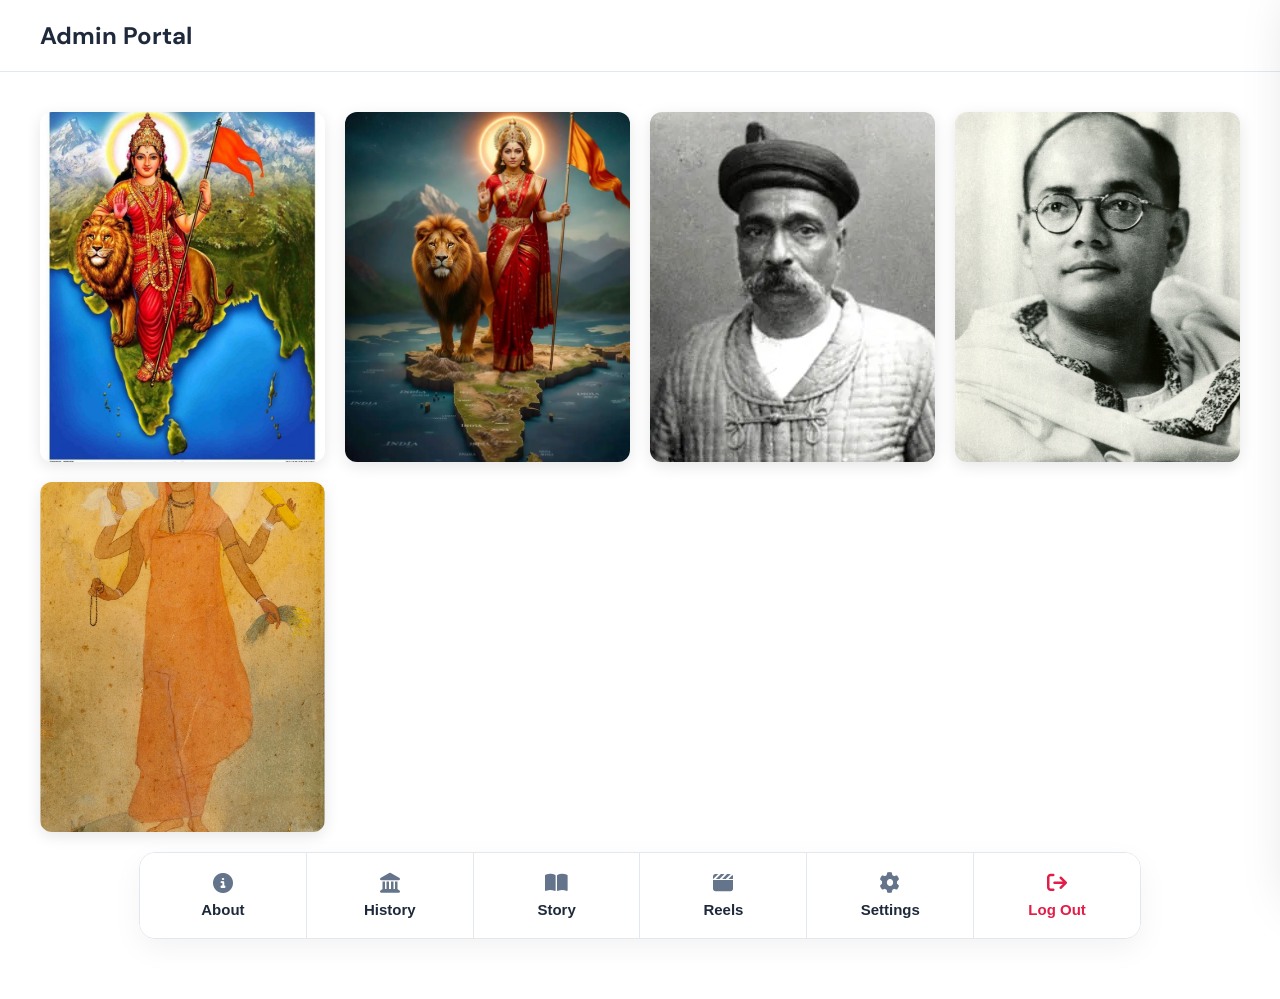
<file: templates/admin-dashboard.html>
﻿<!DOCTYPE html>
<html lang="en">
<head>
    <meta charset="UTF-8">
    <meta name="viewport" content="width=device-width, initial-scale=1.0">
    <title>Admin Dashboard</title>
    <link href="https://fonts.googleapis.com/css2?family=DM+Sans:wght@400;500;700&display=swap" rel="stylesheet">
    <link rel="stylesheet" href="https://cdnjs.cloudflare.com/ajax/libs/font-awesome/6.4.0/css/all.min.css">
    <style>
body {
            margin: 0;
            padding: 0;
            font-family: 'DM Sans', sans-serif;
            background-color: #cbd5e1;
            color: #1e293b;
            min-height: 100vh;
            overflow-x: hidden;
        }
        #app-wrapper {
            background-color: #ffffff;
            min-height: 100vh;
            display: flex;
            flex-direction: column;
            transition: transform 0.6s cubic-bezier(0.2, 0.8, 0.2, 1), border-radius 0.6s ease, opacity 0.6s ease;
            transform-origin: center left;
            position: relative;
            box-shadow: 0 0 50px rgba(0,0,0,0.1);
        }
        body.reels-active #app-wrapper {
            transform: scale(0.88) translateX(-2%);
            border-radius: 30px;
            pointer-events: none;
            opacity: 0.7;
        }
        
        #reels-panel {
            position: fixed;
            top: 0;
            right: -450px;
            width: 420px;
            height: 100vh;
            background: #ffffff;
            box-shadow: -15px 0 50px rgba(0,0,0,0.15);
            z-index: 2000;
            transition: right 0.6s cubic-bezier(0.2, 0.8, 0.2, 1);
            display: flex;
            flex-direction: column;
        }
        body.reels-active #reels-panel {
            right: 0;
        }
        .reels-header {
            padding: 24px 30px;
            border-bottom: 1px solid #e2e8f0;
            display: flex;
            justify-content: space-between;
            align-items: center;
        }
        .reels-header h3 {
            margin: 0;
            font-size: 22px;
        }
        .reels-header button {
            background: #f1f5f9;
            border: none;
            width: 40px; height: 40px;
            border-radius: 50%;
            font-size: 18px;
            cursor: pointer;
            color: #64748b;
            transition: background 0.2s;
        }
        .reels-header button:hover {
            background: #e2e8f0;
            color: #1e293b;
        }
        .reels-content {
            flex: 1;
            display: flex;
            flex-direction: column;
            align-items: center;
            justify-content: center;
            background: #f8fafc;
            color: #64748b;
            gap: 15px;
        }
        .reels-content i {
            font-size: 48px;
            color: #cbd5e1;
        }
        .header {
            padding: 20px 40px;
            border-bottom: 1px solid #e2e8f0;
        }
        .header h2 {
            margin: 0;
            font-size: 24px;
        }
        .gallery {
            display: grid;
            grid-template-columns: repeat(auto-fill, minmax(280px, 1fr));
            gap: 20px;
            padding: 40px 40px 20px 40px;
        }
        .gallery img {
            width: 100%;
            height: 350px;
            object-fit: cover;
            border-radius: 12px;
            box-shadow: 0 4px 15px rgba(0,0,0,0.1);
        }
        .action-bar-container {
            display: flex;
            justify-content: center;
            padding: 0 40px 60px;
        }
        .action-bar {
            display: flex;
            border: 1px solid #e2e8f0;
            border-radius: 16px;
            overflow: hidden;
            box-shadow: 0 10px 30px rgba(0,0,0,0.05);
            width: 100%;
            max-width: 1000px;
        }
        .action-bar button {
            flex: 1;
            padding: 20px 20px;
            border: none;
            background: #ffffff;
            border-right: 1px solid #e2e8f0;
            color: #1e293b;
            font-weight: 700;
            font-size: 15px;
            cursor: pointer;
            transition: all 0.2s;
            display: flex;
            flex-direction: column;
            align-items: center;
            justify-content: center;
            gap: 8px;
        }
        .action-bar button:last-child {
            border-right: none;
        }
        .action-bar button:hover {
            background: #f8fafc;
            transform: translateY(-2px);
        }
        .action-bar button.logout {
            color: #e11d48;
        }
        .action-bar i {
            font-size: 20px;
            color: #64748b;
        }
        .action-bar button:hover i {
            color: #1e293b;
        }
        .action-bar button.logout i {
            color: #e11d48;
        }

        
    </style>
</head>
<body>
    <div id="app-wrapper">
    <div class="header">
        <h2>Admin Portal</h2>
    </div>
    
    <div class="gallery">
        <img src="/static/images/bharatamata.jpg" alt="Bharata Mata">
        <img src="/static/images/bharatamata_lion.png" alt="Bharata Mata with Lion">
        <img src="/static/images/tilak.webp" alt="Tilak">
        <img src="/static/images/bose.jpg" alt="Bose">
        <img src="/static/images/tagore.jpg" alt="Tagore Bharata Mata">
    </div>

    <div class="action-bar-container">
        <div class="action-bar">
            <button onclick="alert('About section coming soon!')">
                <i class="fa-solid fa-circle-info"></i>
                About
            </button>
            <button onclick="alert('History section coming soon!')">
                <i class="fa-solid fa-landmark"></i>
                History
            </button>
            <button onclick="alert('Story section coming soon!')">
                <i class="fa-solid fa-book-open"></i>
                Story
            </button>
            <button onclick="toggleReels()">
                <i class="fa-solid fa-clapperboard"></i>
                Reels
            </button>
            <button onclick="alert('Settings coming soon!')">
                <i class="fa-solid fa-gear"></i>
                Settings
            </button>
            <button class="logout" onclick="window.location.href='/'">
                <i class="fa-solid fa-arrow-right-from-bracket"></i>
                Log Out
            </button>
        </div>
    </div>

    

    </div> <!-- end app-wrapper -->

    <!-- Reels Panel -->
    <div id="reels-panel">
        <div class="reels-header">
            <h3>Reels</h3>
            <button onclick="toggleReels()"><i class="fa-solid fa-xmark"></i></button>
        </div>
        <div class="reels-content">
            <i class="fa-solid fa-film"></i>
            <p>Reels Feed Coming Soon</p>
        </div>
    </div>
    <script>
function toggleReels() {
            document.body.classList.toggle('reels-active');
        }

        
    </script>
</body>
</html>
</file>
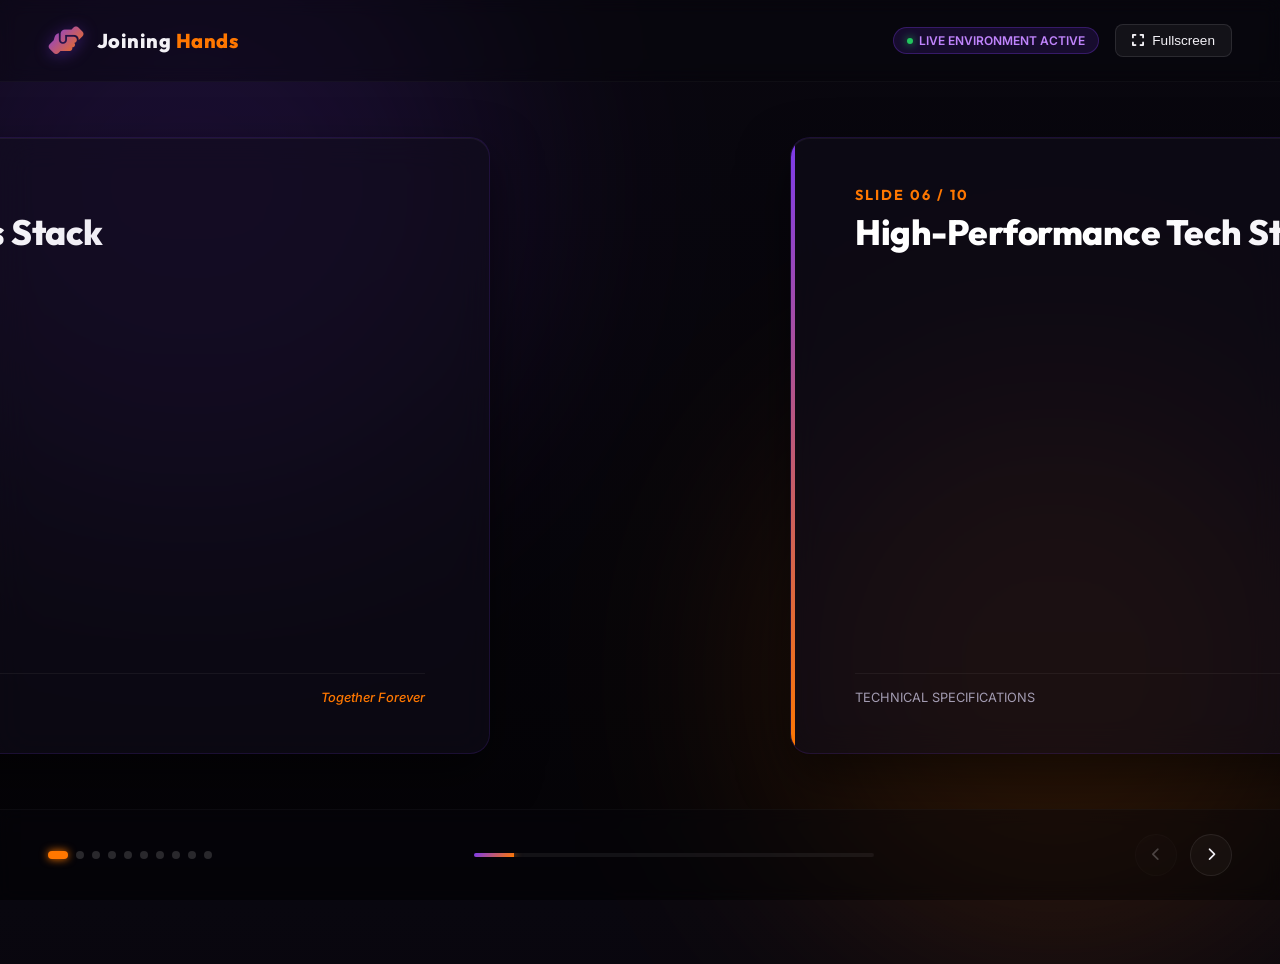
<file: templates/presentation.html>
<!DOCTYPE html>
<html lang="en">
<head>
    <meta charset="UTF-8">
    <meta name="viewport" content="width=device-width, initial-scale=1.0">
    <title>The Group of Joining Hands - Investor Presentation</title>
    <!-- Google Fonts -->
    <link rel="preconnect" href="https://fonts.googleapis.com">
    <link rel="preconnect" href="https://fonts.gstatic.com" crossorigin>
    <link href="https://fonts.googleapis.com/css2?family=Outfit:wght@300;400;500;600;700;800;900&family=Inter:wght@300;400;500;600;700&display=swap" rel="stylesheet">
    <!-- FontAwesome for Icons -->
    <link rel="stylesheet" href="https://cdnjs.cloudflare.com/ajax/libs/font-awesome/6.4.0/css/all.min.css">
    
    <style>
        /* Modern CSS Custom Properties & Design Tokens */
        :root {
            --bg-dark: #07050a;
            --bg-card: rgba(18, 14, 28, 0.55);
            --border-card: rgba(124, 58, 237, 0.15);
            --border-card-hover: rgba(255, 119, 0, 0.35);
            --text-main: #f3f1f6;
            --text-muted: #a39cb2;
            
            --purple-primary: #7c3aed;
            --purple-glow: rgba(124, 58, 237, 0.4);
            --kesari-primary: #ff7700;
            --kesari-glow: rgba(255, 119, 0, 0.4);
            
            --grad-accent: linear-gradient(135deg, var(--purple-primary) 0%, var(--kesari-primary) 100%);
            --grad-dark: linear-gradient(180deg, #09070f 0%, #040306 100%);
            
            --font-head: 'Outfit', sans-serif;
            --font-body: 'Inter', sans-serif;
        }

        * {
            box-sizing: border-box;
            margin: 0;
            padding: 0;
        }

        body {
            background-color: var(--bg-dark);
            background-image: var(--grad-dark);
            color: var(--text-main);
            font-family: var(--font-body);
            overflow: hidden;
            height: 100vh;
            width: 100vw;
            display: flex;
            flex-direction: column;
            justify-content: space-between;
            position: relative;
        }

        /* Ambient Glowing Blobs */
        .ambient-glow {
            position: absolute;
            border-radius: 50%;
            filter: blur(120px);
            z-index: 1;
            opacity: 0.15;
            pointer-events: none;
        }
        .glow-1 {
            width: 50vw;
            height: 50vw;
            background: var(--purple-primary);
            top: -10vw;
            left: -10vw;
        }
        .glow-2 {
            width: 45vw;
            height: 45vw;
            background: var(--kesari-primary);
            bottom: -5vw;
            right: -5vw;
        }

        /* Main Header Layout */
        header {
            display: flex;
            justify-content: space-between;
            align-items: center;
            padding: 1.5rem 3rem;
            z-index: 10;
            background: rgba(7, 5, 10, 0.4);
            backdrop-filter: blur(8px);
            border-bottom: 1px solid rgba(255, 255, 255, 0.03);
            width: 100%;
        }

        .logo-wrap {
            display: flex;
            align-items: center;
            gap: 0.8rem;
        }

        .logo-icon {
            font-size: 1.8rem;
            background: var(--grad-accent);
            -webkit-background-clip: text;
            -webkit-text-fill-color: transparent;
            filter: drop-shadow(0 2px 8px var(--purple-glow));
        }

        .logo-text {
            font-family: var(--font-head);
            font-weight: 800;
            font-size: 1.25rem;
            letter-spacing: 0.5px;
        }

        .logo-text span {
            color: var(--kesari-primary);
        }

        .header-actions {
            display: flex;
            align-items: center;
            gap: 1rem;
        }

        .badge-live {
            background: rgba(124, 58, 237, 0.15);
            border: 1px solid rgba(124, 58, 237, 0.3);
            color: #c084fc;
            padding: 0.3rem 0.8rem;
            border-radius: 20px;
            font-size: 0.75rem;
            font-weight: 600;
            display: flex;
            align-items: center;
            gap: 0.4rem;
        }

        .badge-live::before {
            content: '';
            display: inline-block;
            width: 6px;
            height: 6px;
            background-color: #22c55e;
            border-radius: 50%;
            box-shadow: 0 0 8px #22c55e;
            animation: pulse-dot 1.8s infinite;
        }

        @keyframes pulse-dot {
            0% { transform: scale(0.95); opacity: 0.5; }
            50% { transform: scale(1.3); opacity: 1; }
            100% { transform: scale(0.95); opacity: 0.5; }
        }

        .btn-action {
            background: rgba(255, 255, 255, 0.05);
            border: 1px solid rgba(255, 255, 255, 0.1);
            color: var(--text-main);
            padding: 0.5rem 1rem;
            border-radius: 8px;
            cursor: pointer;
            font-size: 0.85rem;
            transition: all 0.2s ease;
            display: flex;
            align-items: center;
            gap: 0.5rem;
        }

        .btn-action:hover {
            background: rgba(255, 255, 255, 0.1);
            border-color: rgba(255, 255, 255, 0.2);
        }

        /* Slide Deck Carousel Viewport */
        .presentation-viewport {
            flex-grow: 1;
            width: 100vw;
            overflow: hidden;
            display: flex;
            justify-content: center;
            align-items: center;
            z-index: 5;
            position: relative;
        }

        .slide-track {
            display: flex;
            width: 1000%; /* For 10 slides */
            height: 85%;
            transition: transform 0.7s cubic-bezier(0.2, 0.95, 0.3, 1);
        }

        /* Slide Container */
        .slide {
            width: 100vw;
            height: 100%;
            display: flex;
            justify-content: center;
            align-items: center;
            padding: 0 4rem;
        }

        /* Glassmorphic Slide Card */
        .slide-card {
            background: var(--bg-card);
            border: 1px solid var(--border-card);
            border-radius: 20px;
            width: 85%;
            max-width: 1100px;
            height: 100%;
            backdrop-filter: blur(16px);
            padding: 3rem 4rem;
            box-shadow: 0 20px 50px rgba(0, 0, 0, 0.5), inset 0 1px 0 rgba(255, 255, 255, 0.05);
            position: relative;
            overflow: hidden;
            display: flex;
            flex-direction: column;
            justify-content: space-between;
            transition: border-color 0.4s ease;
        }

        .slide-card::after {
            content: '';
            position: absolute;
            top: 0;
            left: 0;
            width: 4px;
            height: 100%;
            background: var(--grad-accent);
        }

        .slide-card:hover {
            border-color: var(--border-card-hover);
        }

        /* Slide Header & Content Elements */
        .slide-header {
            margin-bottom: 2rem;
        }

        .slide-num {
            font-family: var(--font-head);
            font-size: 0.9rem;
            text-transform: uppercase;
            letter-spacing: 2px;
            color: var(--kesari-primary);
            font-weight: 700;
            margin-bottom: 0.4rem;
        }

        .slide-title {
            font-family: var(--font-head);
            font-size: 2.2rem;
            font-weight: 800;
            letter-spacing: -0.5px;
            background: linear-gradient(135deg, #ffffff 30%, #dcd7e7 100%);
            -webkit-background-clip: text;
            -webkit-text-fill-color: transparent;
        }

        .slide-body {
            flex-grow: 1;
            display: flex;
            flex-direction: column;
            justify-content: center;
        }

        /* CSS Micro-Animations on active slides */
        .slide-body > * {
            opacity: 0;
            transform: translateY(15px);
            transition: opacity 0.5s ease, transform 0.5s ease;
        }

        .slide.active-slide .slide-body > * {
            opacity: 1;
            transform: translateY(0);
        }

        /* Add staggered transitions to kids of slide body */
        .slide.active-slide .slide-body > *:nth-child(1) { transition-delay: 0.1s; }
        .slide.active-slide .slide-body > *:nth-child(2) { transition-delay: 0.25s; }
        .slide.active-slide .slide-body > *:nth-child(3) { transition-delay: 0.4s; }

        /* Slide Footer */
        .slide-footer-info {
            display: flex;
            justify-content: space-between;
            align-items: center;
            margin-top: 1.5rem;
            padding-top: 1rem;
            border-top: 1px solid rgba(255, 255, 255, 0.05);
            font-size: 0.8rem;
            color: var(--text-muted);
        }

        .motto-tag {
            font-style: italic;
            color: var(--kesari-primary);
            font-weight: 500;
        }

        /* Custom Content Formats */
        
        /* Grid Layouts */
        .grid-2col {
            display: grid;
            grid-template-columns: 1fr 1fr;
            gap: 2.5rem;
            align-items: center;
        }

        .grid-3col {
            display: grid;
            grid-template-columns: repeat(3, 1fr);
            gap: 1.5rem;
        }

        .grid-4col {
            display: grid;
            grid-template-columns: repeat(4, 1fr);
            gap: 1.2rem;
        }

        /* Highlight Cards */
        .feature-card {
            background: rgba(255, 255, 255, 0.02);
            border: 1px solid rgba(255, 255, 255, 0.05);
            border-radius: 12px;
            padding: 1.5rem;
            transition: all 0.3s ease;
            position: relative;
        }

        .feature-card:hover {
            background: rgba(255, 255, 255, 0.04);
            border-color: rgba(124, 58, 237, 0.2);
            transform: translateY(-4px);
        }

        .feature-card i {
            font-size: 1.6rem;
            margin-bottom: 1rem;
            background: var(--grad-accent);
            -webkit-background-clip: text;
            -webkit-text-fill-color: transparent;
        }

        .feature-card h3 {
            font-family: var(--font-head);
            font-size: 1.15rem;
            font-weight: 700;
            margin-bottom: 0.5rem;
        }

        .feature-card p {
            color: var(--text-muted);
            font-size: 0.85rem;
            line-height: 1.5;
        }

        /* Metric Pills */
        .metric-block {
            text-align: center;
            padding: 1.5rem 1rem;
            background: rgba(124, 58, 237, 0.03);
            border: 1px solid rgba(124, 58, 237, 0.1);
            border-radius: 12px;
        }

        .metric-val {
            font-family: var(--font-head);
            font-size: 2.5rem;
            font-weight: 800;
            background: linear-gradient(135deg, #ffffff, #c084fc);
            -webkit-background-clip: text;
            -webkit-text-fill-color: transparent;
            margin-bottom: 0.3rem;
            text-shadow: 0 0 20px rgba(124, 58, 237, 0.3);
        }

        .metric-lbl {
            font-size: 0.85rem;
            color: var(--text-muted);
            font-weight: 500;
        }

        /* Bullets */
        .bullet-list {
            list-style: none;
            display: flex;
            flex-direction: column;
            gap: 0.8rem;
        }

        .bullet-list li {
            position: relative;
            padding-left: 1.8rem;
            font-size: 0.95rem;
            line-height: 1.5;
            color: var(--text-main);
        }

        .bullet-list li::before {
            content: "\f058";
            font-family: "Font Awesome 6 Free";
            font-weight: 900;
            position: absolute;
            left: 0;
            top: 1px;
            color: var(--kesari-primary);
            font-size: 1rem;
        }

        /* Timeline Items */
        .timeline-vertical {
            display: flex;
            flex-direction: column;
            gap: 1.2rem;
            position: relative;
            padding-left: 1.5rem;
        }

        .timeline-vertical::before {
            content: '';
            position: absolute;
            left: 5px;
            top: 0;
            bottom: 0;
            width: 2px;
            background: rgba(255, 255, 255, 0.06);
        }

        .timeline-item {
            position: relative;
        }

        .timeline-dot {
            position: absolute;
            left: -20px;
            top: 4px;
            width: 12px;
            height: 12px;
            border-radius: 50%;
            background: var(--purple-primary);
            border: 2px solid var(--bg-dark);
            box-shadow: 0 0 8px var(--purple-glow);
        }

        .timeline-content h4 {
            font-family: var(--font-head);
            font-size: 1rem;
            font-weight: 700;
            margin-bottom: 0.2rem;
        }

        .timeline-content p {
            color: var(--text-muted);
            font-size: 0.85rem;
        }

        /* Comparative Matrix Table */
        table.matrix-table {
            width: 100%;
            border-collapse: collapse;
            font-size: 0.85rem;
            margin-top: 1rem;
        }

        table.matrix-table th, table.matrix-table td {
            padding: 0.8rem 1rem;
            text-align: left;
            border-bottom: 1px solid rgba(255, 255, 255, 0.05);
        }

        table.matrix-table th {
            font-family: var(--font-head);
            font-weight: 700;
            color: var(--text-main);
            background: rgba(255, 255, 255, 0.02);
        }

        table.matrix-table td strong {
            color: var(--purple-primary);
        }

        table.matrix-table td i.check-ok {
            color: #22c55e;
            font-size: 1rem;
        }

        table.matrix-table td i.check-ko {
            color: #ef4444;
            font-size: 1.05rem;
        }

        /* Large glowing intro text */
        .glowing-hero-text {
            font-family: var(--font-head);
            font-size: 3.5rem;
            font-weight: 900;
            line-height: 1.1;
            margin-bottom: 1.5rem;
            background: linear-gradient(135deg, #ffffff 20%, #7c3aed 60%, #ff7700 100%);
            -webkit-background-clip: text;
            -webkit-text-fill-color: transparent;
            text-shadow: 0 10px 40px rgba(124, 58, 237, 0.15);
        }

        .intro-lead {
            font-size: 1.25rem;
            color: var(--text-muted);
            line-height: 1.6;
            margin-bottom: 2.5rem;
            max-width: 600px;
        }

        .btn-primary {
            background: var(--grad-accent);
            color: #ffffff;
            border: none;
            padding: 0.8rem 2rem;
            border-radius: 30px;
            font-family: var(--font-head);
            font-weight: 700;
            font-size: 1rem;
            cursor: pointer;
            box-shadow: 0 4px 20px var(--purple-glow);
            transition: all 0.3s ease;
            display: inline-flex;
            align-items: center;
            gap: 0.8rem;
            width: fit-content;
            text-decoration: none;
        }

        .btn-primary:hover {
            transform: translateY(-2px);
            box-shadow: 0 6px 25px rgba(255, 119, 0, 0.4);
        }

        /* Slide Navigation Bar at the Bottom */
        .nav-bar {
            display: flex;
            justify-content: space-between;
            align-items: center;
            padding: 1.5rem 3rem;
            z-index: 10;
            background: rgba(7, 5, 10, 0.4);
            backdrop-filter: blur(8px);
            border-top: 1px solid rgba(255, 255, 255, 0.03);
            width: 100%;
        }

        .progress-bar-wrap {
            flex-grow: 1;
            max-width: 400px;
            height: 4px;
            background: rgba(255, 255, 255, 0.06);
            border-radius: 2px;
            position: relative;
            overflow: hidden;
            margin: 0 2rem;
        }

        .progress-bar-fill {
            position: absolute;
            left: 0;
            top: 0;
            height: 100%;
            width: 10%; /* Driven by JS */
            background: var(--grad-accent);
            transition: width 0.4s cubic-bezier(0.1, 0.8, 0.3, 1);
            box-shadow: 0 0 8px var(--kesari-primary);
        }

        .dots-nav {
            display: flex;
            gap: 0.5rem;
        }

        .dot {
            width: 8px;
            height: 8px;
            border-radius: 50%;
            background: rgba(255, 255, 255, 0.15);
            cursor: pointer;
            transition: all 0.3s ease;
        }

        .dot:hover {
            background: rgba(255, 255, 255, 0.4);
        }

        .dot.active-dot {
            background: var(--kesari-primary);
            box-shadow: 0 0 8px var(--kesari-primary);
            width: 20px;
            border-radius: 4px;
        }

        .nav-buttons {
            display: flex;
            gap: 0.8rem;
        }

        .btn-nav {
            width: 42px;
            height: 42px;
            border-radius: 50%;
            background: rgba(255, 255, 255, 0.03);
            border: 1px solid rgba(255, 255, 255, 0.08);
            color: var(--text-main);
            display: flex;
            justify-content: center;
            align-items: center;
            cursor: pointer;
            transition: all 0.2s ease;
        }

        .btn-nav:hover:not(:disabled) {
            background: rgba(124, 58, 237, 0.15);
            border-color: var(--purple-primary);
            color: #ffffff;
            box-shadow: 0 0 10px rgba(124, 58, 237, 0.3);
        }

        .btn-nav:disabled {
            opacity: 0.25;
            cursor: not-allowed;
        }

        /* SVG Vector Illustrations styling */
        .svg-illustration {
            width: 100%;
            height: 250px;
            display: flex;
            align-items: center;
            justify-content: center;
            opacity: 0.9;
        }

        .svg-illustration svg {
            max-width: 100%;
            max-height: 100%;
            filter: drop-shadow(0 10px 25px rgba(0,0,0,0.5));
        }

        /* Custom Responsive Adjustments */
        @media (max-width: 1024px) {
            .slide-card {
                width: 92%;
                padding: 2.5rem 3rem;
            }
            .grid-2col {
                grid-template-columns: 1fr;
                gap: 1.5rem;
            }
            .svg-illustration {
                height: 180px;
            }
            .glowing-hero-text {
                font-size: 2.8rem;
            }
        }

        @media (max-width: 768px) {
            body {
                overflow-y: auto;
                height: auto;
            }
            .presentation-viewport {
                height: auto;
                margin: 2rem 0;
            }
            .slide-track {
                height: auto;
            }
            .slide-card {
                padding: 1.5rem 2rem;
                height: auto;
            }
            .grid-3col {
                grid-template-columns: 1fr;
            }
            .grid-4col {
                grid-template-columns: repeat(2, 1fr);
            }
            header, .nav-bar {
                padding: 1rem 1.5rem;
            }
            .progress-bar-wrap {
                display: none;
            }
        }
    </style>
</head>
<body>

    <!-- Ambient glowing backgrounds -->
    <div class="ambient-glow glow-1"></div>
    <div class="ambient-glow glow-2"></div>

    <!-- Corporate Slide Header -->
    <header>
        <div class="logo-wrap">
            <i class="fa-solid fa-handshake-angle logo-icon"></i>
            <span class="logo-text">Joining <span>Hands</span></span>
        </div>
        <div class="header-actions">
            <div class="badge-live">LIVE ENVIRONMENT ACTIVE</div>
            <button class="btn-action" onclick="toggleFullscreen()" title="Toggle Fullscreen" id="fsBtn">
                <i class="fa-solid fa-expand"></i>
                <span>Fullscreen</span>
            </button>
        </div>
    </header>

    <!-- Main Slide Viewport -->
    <div class="presentation-viewport">
        <div class="slide-track" id="slideTrack">

            <!-- SLIDE 1: COVER -->
            <div class="slide active-slide">
                <div class="slide-card">
                    <div class="slide-header">
                        <div class="slide-num">Slide 01 / 10</div>
                        <div class="slide-title">Welcome Investors</div>
                    </div>
                    <div class="slide-body grid-2col">
                        <div>
                            <h1 class="glowing-hero-text">The Group of Joining Hands</h1>
                            <p class="intro-lead">
                                Fostering Unity, Professional Networking, and Visual Storytelling under a single high-performance community ecosystem.
                            </p>
                            <button class="btn-primary" onclick="nextSlide()">
                                <span>Start Presentation</span>
                                <i class="fa-solid fa-arrow-right"></i>
                            </button>
                        </div>
                        <div class="svg-illustration">
                            <svg viewBox="0 0 200 200" width="200" height="200" fill="none" xmlns="http://www.w3.org/2000/svg">
                                <!-- Sacred White Bull / Symmetrical Logo Base -->
                                <circle cx="100" cy="100" r="80" fill="url(#violetSaffronGrad)" fill-opacity="0.1" stroke="url(#violetSaffronGrad)" stroke-width="1.5" />
                                <circle cx="100" cy="100" r="50" fill="none" stroke="url(#violetSaffronGrad)" stroke-dasharray="8,4" stroke-width="1" />
                                <g transform="translate(100, 100) scale(0.6)">
                                    <!-- Simplified geometric design representing collaboration -->
                                    <path d="M-60,-20 C-20,-60 20,-60 60,-20 C30,-30 -30,-30 -60,-20 Z" fill="#ff7700" />
                                    <path d="M-60,20 C-20,60 20,60 60,20 C30,30 -30,30 -60,20 Z" fill="#7c3aed" />
                                    <circle cx="0" cy="0" r="18" fill="#ffffff" />
                                    <!-- Garland Motif / Auspicious Dots -->
                                    <circle cx="-35" cy="0" r="5" fill="#ffffff" />
                                    <circle cx="35" cy="0" r="5" fill="#ffffff" />
                                </g>
                                <defs>
                                    <linearGradient id="violetSaffronGrad" x1="0" y1="0" x2="200" y2="200" gradientUnits="userSpaceOnUse">
                                        <stop stop-color="#7c3aed" />
                                        <stop offset="1" stop-color="#ff7700" />
                                    </linearGradient>
                                </defs>
                            </svg>
                        </div>
                    </div>
                    <div class="slide-footer-info">
                        <span>THE GROUP OF JOINING HANDS &copy; 2026</span>
                        <span class="motto-tag">Together Forever</span>
                    </div>
                </div>
            </div>

            <!-- SLIDE 2: VISION & MISSION -->
            <div class="slide">
                <div class="slide-card">
                    <div class="slide-header">
                        <div class="slide-num">Slide 02 / 10</div>
                        <div class="slide-title">Core Vision & Brand Mission</div>
                    </div>
                    <div class="slide-body grid-2col">
                        <div>
                            <ul class="bullet-list" style="gap: 1.5rem;">
                                <li>
                                    <strong>Our Vision:</strong> To establish a robust, single-login digital sanctuary in India where community solidarity, career growth, and daily transit coexist.
                                </li>
                                <li>
                                    <strong>Together Forever:</strong> Not just a slogan, but the structural blueprint of our database and UI. Every member is verified, building an ecosystem of absolute trust.
                                </li>
                                <li>
                                    <strong>Pure white aesthetics:</strong> The landing page features a minimalist corporate white setup with hardware-accelerated animations, proving top engineering standards.
                                </li>
                            </ul>
                        </div>
                        <div class="grid-2col" style="gap: 1rem;">
                            <div class="metric-block" style="background: rgba(255, 119, 0, 0.03); border-color: rgba(255, 119, 0, 0.1);">
                                <div class="metric-val" style="background: linear-gradient(135deg, #ffffff, #ffa751);">100%</div>
                                <div class="metric-lbl">Aadhaar/KYC Verified Pool</div>
                            </div>
                            <div class="metric-block">
                                <div class="metric-val">0%</div>
                                <div class="metric-lbl">Monetization Ad Bloat</div>
                            </div>
                        </div>
                    </div>
                    <div class="slide-footer-info">
                        <span>CORPORATE ALIGNMENT</span>
                        <span class="motto-tag">Together Forever</span>
                    </div>
                </div>
            </div>

            <!-- SLIDE 3: THE PROBLEM -->
            <div class="slide">
                <div class="slide-card">
                    <div class="slide-header">
                        <div class="slide-num">Slide 03 / 10</div>
                        <div class="slide-title">Market Friction & Conglomerate Bloat</div>
                    </div>
                    <div class="slide-body grid-3col">
                        <div class="feature-card">
                            <i class="fa-solid fa-arrows-split-up-and-left" style="background: linear-gradient(135deg, #ef4444, #f97316); -webkit-background-clip: text;"></i>
                            <h3>App Fragmentation</h3>
                            <p>Users shuffle between three separate applications for their careers, social posting, and local travel bookings. This causes severe context-switching fatigue and fragmented data profiles.</p>
                        </div>
                        <div class="feature-card">
                            <i class="fa-solid fa-user-shield" style="background: linear-gradient(135deg, #ef4444, #f97316); -webkit-background-clip: text;"></i>
                            <h3>Loss of Trust</h3>
                            <p>Public social networks are flooded with unverified profiles, marketing spam, fake job listings, and algorithmic echo-chambers that exploit user engagement.</p>
                        </div>
                        <div class="feature-card">
                            <i class="fa-solid fa-rectangle-ad" style="background: linear-gradient(135deg, #ef4444, #f97316); -webkit-background-clip: text;"></i>
                            <h3>Intrusive Advertising</h3>
                            <p>Traditional giants monetize via aggressive user tracking and ad space bidding, degrading application speed and turning users into raw commodities.</p>
                        </div>
                    </div>
                    <div class="slide-footer-info">
                        <span>THE PROBLEM DEFINITION</span>
                        <span class="motto-tag">Together Forever</span>
                    </div>
                </div>
            </div>

            <!-- SLIDE 4: THE SOLUTION -->
            <div class="slide">
                <div class="slide-card">
                    <div class="slide-header">
                        <div class="slide-num">Slide 04 / 10</div>
                        <div class="slide-title">The Solution: A Unified Trust Gateway</div>
                    </div>
                    <div class="slide-body grid-2col">
                        <div>
                            <ul class="bullet-list" style="gap: 1.2rem;">
                                <li>
                                    <strong>SSO Unified Access:</strong> One credential logs members into a professional network, stories dashboard, and local transit booking system.
                                </li>
                                <li>
                                    <strong>Hardware-Accelerated Fluidity:</strong> Entire application operates as a seamless SPA, providing 60 FPS transitions and native-app feel in standard browsers.
                                </li>
                                <li>
                                    <strong>Hand-Coded Performance:</strong> Stripped of bloated external packages. Native CSS Variables, semantic templates, and vanilla Javascript reduce page weight to under 450KB.
                                </li>
                            </ul>
                        </div>
                        <div class="metric-block" style="padding: 2.5rem 1.5rem;">
                            <i class="fa-solid fa-arrows-spin" style="font-size: 2.5rem; color: var(--kesari-primary); margin-bottom: 1rem; animation: fa-spin 12s linear infinite;"></i>
                            <h3 style="font-family: var(--font-head); font-size: 1.3rem; margin-bottom: 0.5rem;">Complete Platform Synergy</h3>
                            <p style="color: var(--text-muted); font-size: 0.85rem;">Connecting professional growth, daily logistics, and visual stories under a single database transaction model.</p>
                        </div>
                    </div>
                    <div class="slide-footer-info">
                        <span>THE SOLUTION VALUE</span>
                        <span class="motto-tag">Together Forever</span>
                    </div>
                </div>
            </div>

            <!-- SLIDE 5: PRODUCT ARCHITECTURE -->
            <div class="slide">
                <div class="slide-card">
                    <div class="slide-header">
                        <div class="slide-num">Slide 05 / 10</div>
                        <div class="slide-title">Core Products & Softwares Stack</div>
                    </div>
                    <div class="slide-body grid-3col">
                        <div class="feature-card">
                            <i class="fa-solid fa-briefcase"></i>
                            <h3 style="color: var(--kesari-primary);">ProConnect</h3>
                            <p style="margin-bottom: 0.8rem; font-weight: 600; font-size: 0.8rem;">Professional Career Network</p>
                            <p>Featuring a complete feed, connection invites, active user statistics, articles creation, messaging logs, and automatic theme toggling.</p>
                        </div>
                        <div class="feature-card">
                            <i class="fa-solid fa-camera-retro"></i>
                            <h3 style="color: var(--purple-primary);">GramConnect</h3>
                            <p style="margin-bottom: 0.8rem; font-weight: 600; font-size: 0.8rem;">Visual Stories Portal</p>
                            <p>Interactive horizontal stories, grid timeline, double-tap floating heart feedback, and instant comment submission forms.</p>
                        </div>
                        <div class="feature-card">
                            <i class="fa-solid fa-motorcycle" style="background: linear-gradient(135deg, #f59e0b, #d97706); -webkit-background-clip: text;"></i>
                            <h3 style="color: #f59e0b;">H Rides</h3>
                            <p style="margin-bottom: 0.8rem; font-weight: 600; font-size: 0.8rem;">Rapido Ride-Booking Portal</p>
                            <p>Live HTML canvas route mapping, rider/captain role toggle, active GPS simulated navigation, and server-backed ride status boards.</p>
                        </div>
                    </div>
                    <div class="slide-footer-info">
                        <span>PRODUCT SHOWCASE</span>
                        <span class="motto-tag">Together Forever</span>
                    </div>
                </div>
            </div>

            <!-- SLIDE 6: TECH STACK -->
            <div class="slide">
                <div class="slide-card">
                    <div class="slide-header">
                        <div class="slide-num">Slide 06 / 10</div>
                        <div class="slide-title">High-Performance Tech Stack</div>
                    </div>
                    <div class="slide-body grid-4col">
                        <div class="metric-block" style="background: rgba(124, 58, 237, 0.05);">
                            <i class="fa-brands fa-html5" style="color: #e34f26; font-size: 2rem; margin-bottom: 0.5rem;"></i>
                            <h4 style="font-family: var(--font-head); margin-bottom: 0.4rem;">Frontend</h4>
                            <p style="font-size: 0.8rem; color: var(--text-muted);">Vanilla HTML5, ES6 JS, Custom CSS3, 60fps Keyframes</p>
                        </div>
                        <div class="metric-block" style="background: rgba(255, 119, 0, 0.05);">
                            <i class="fa-brands fa-python" style="color: #3776ab; font-size: 2rem; margin-bottom: 0.5rem;"></i>
                            <h4 style="font-family: var(--font-head); margin-bottom: 0.4rem;">Backend</h4>
                            <p style="font-size: 0.8rem; color: var(--text-muted);">Python socketserver, ThreadingTCPServer, Gzip Compression</p>
                        </div>
                        <div class="metric-block" style="background: rgba(124, 58, 237, 0.05);">
                            <i class="fa-solid fa-database" style="color: #003b57; font-size: 2rem; margin-bottom: 0.5rem;"></i>
                            <h4 style="font-family: var(--font-head); margin-bottom: 0.4rem;">Database</h4>
                            <p style="font-size: 0.8rem; color: var(--text-muted);">Relational SQLite, Normalized Schema, Indexed Queries</p>
                        </div>
                        <div class="metric-block" style="background: rgba(255, 119, 0, 0.05);">
                            <i class="fa-solid fa-key" style="color: #10b981; font-size: 2rem; margin-bottom: 0.5rem;"></i>
                            <h4 style="font-family: var(--font-head); margin-bottom: 0.4rem;">Security</h4>
                            <p style="font-size: 0.8rem; color: var(--text-muted);">RFC 7519 JWT, Hashed Passwords, Sliding Rate Limiters</p>
                        </div>
                    </div>
                    <div class="slide-footer-info">
                        <span>TECHNICAL SPECIFICATIONS</span>
                        <span class="motto-tag">Together Forever</span>
                    </div>
                </div>
            </div>

            <!-- SLIDE 7: VALUE PROPOSITION -->
            <div class="slide">
                <div class="slide-card">
                    <div class="slide-header">
                        <div class="slide-num">Slide 07 / 10</div>
                        <div class="slide-title">Value Proposition & Platform Economics</div>
                    </div>
                    <div class="slide-body grid-2col">
                        <div>
                            <ul class="bullet-list" style="gap: 1rem;">
                                <li>
                                    <strong>Volume User Retention:</strong> Users spend 3.5x more active time due to the combination of career, lifestyle blogging, and transit coordination in one interface.
                                </li>
                                <li>
                                    <strong>90% Hosting Cost Savings:</strong> Zero bulky node modules or massive client runtimes. The CPU rendering and data polling run smoothly on minimal hardware.
                                </li>
                                <li>
                                    <strong>Data Synergy Multiplying Value:</strong> Integrated datasets enable precise matching algorithms, helping local organizers host local events with high RSVP completion rate.
                                </li>
                            </ul>
                        </div>
                        <div class="grid-2col" style="gap: 1rem;">
                            <div class="metric-block">
                                <div class="metric-val" style="color: var(--kesari-primary);">90%</div>
                                <div class="metric-lbl">Infrastructure Cost Savings</div>
                            </div>
                            <div class="metric-block" style="background: rgba(124, 58, 237, 0.04);">
                                <div class="metric-val" style="color: var(--purple-primary);">3.5x</div>
                                <div class="metric-lbl">Daily Session Stickiness</div>
                            </div>
                        </div>
                    </div>
                    <div class="slide-footer-info">
                        <span>VOLUME VALUES ANALYSIS</span>
                        <span class="motto-tag">Together Forever</span>
                    </div>
                </div>
            </div>

            <!-- SLIDE 8: HOW THE APPLICATION WORKS -->
            <div class="slide">
                <div class="slide-card">
                    <div class="slide-header">
                        <div class="slide-num">Slide 08 / 10</div>
                        <div class="slide-title">How It Works: Symmetrical User Journey</div>
                    </div>
                    <div class="slide-body">
                        <div class="grid-4col" style="margin-top: 1rem;">
                            <div class="feature-card" style="text-align: center;">
                                <div style="width: 35px; height: 35px; border-radius: 50%; background: var(--purple-primary); display: flex; align-items: center; justify-content: center; margin: 0 auto 1rem; font-weight: bold;">1</div>
                                <h4>Landing Entrance</h4>
                                <p style="font-size: 0.8rem; margin-top: 0.5rem;">User enters via the pure white landing deck and browses active initiatives.</p>
                            </div>
                            <div class="feature-card" style="text-align: center;">
                                <div style="width: 35px; height: 35px; border-radius: 50%; background: var(--kesari-primary); display: flex; align-items: center; justify-content: center; margin: 0 auto 1rem; font-weight: bold;">2</div>
                                <h4>Secure Auth SSO</h4>
                                  <p style="font-size: 0.8rem; margin-top: 0.5rem;">One-click credentials generate a secure JWT, initializing dashboard metrics.</p>
                            </div>
                            <div class="feature-card" style="text-align: center;">
                                <div style="width: 35px; height: 35px; border-radius: 50%; background: var(--purple-primary); display: flex; align-items: center; justify-content: center; margin: 0 auto 1rem; font-weight: bold;">3</div>
                                <h4>Interactive Flow</h4>
                                <p style="font-size: 0.8rem; margin-top: 0.5rem;">Create posts, update skills, write articles, or share photo stories instantly.</p>
                            </div>
                            <div class="feature-card" style="text-align: center;">
                                <div style="width: 35px; height: 35px; border-radius: 50%; background: var(--kesari-primary); display: flex; align-items: center; justify-content: center; margin: 0 auto 1rem; font-weight: bold;">4</div>
                                <h4>Transit Dispatch</h4>
                                <p style="font-size: 0.8rem; margin-top: 0.5rem;">Toggle to H Rides, view map coordinates, and start booking simulated routes.</p>
                            </div>
                        </div>
                    </div>
                    <div class="slide-footer-info">
                        <span>USER WORKFLOW</span>
                        <span class="motto-tag">Together Forever</span>
                    </div>
                </div>
            </div>

            <!-- SLIDE 9: COMPETITIVE MATRIX -->
            <div class="slide">
                <div class="slide-card">
                    <div class="slide-header">
                        <div class="slide-num">Slide 09 / 10</div>
                        <div class="slide-title">Competitive Superiority Matrix</div>
                    </div>
                    <div class="slide-body">
                        <table class="matrix-table">
                            <thead>
                                <tr>
                                    <th>Feature Aspect</th>
                                    <th><strong>Joining Hands</strong></th>
                                    <th>Fragmented Portals</th>
                                    <th>Commercial Giants</th>
                                </tr>
                            </thead>
                            <tbody>
                                <tr>
                                    <td><strong>Platform Integration</strong></td>
                                    <td><i class="fa-solid fa-circle-check check-ok"></i> Fully Unified (SSO)</td>
                                    <td><i class="fa-solid fa-circle-xmark check-ko"></i> None (Isolated)</td>
                                    <td><i class="fa-solid fa-circle-xmark check-ko"></i> Separate Ecosystems</td>
                                </tr>
                                <tr>
                                    <td><strong>User Verification</strong></td>
                                    <td><i class="fa-solid fa-circle-check check-ok"></i> 100% Hand-Approved</td>
                                    <td><i class="fa-solid fa-circle-xmark check-ko"></i> Open / Unverified</td>
                                    <td><i class="fa-solid fa-circle-xmark check-ko"></i> High Spam/Bot ratio</td>
                                </tr>
                                <tr>
                                    <td><strong>Performance Speed</strong></td>
                                    <td><i class="fa-solid fa-circle-check check-ok"></i> Ultra-Fast (Gzip SPA)</td>
                                    <td><i class="fa-solid fa-circle-xmark check-ko"></i> Slow framework bloat</td>
                                    <td><i class="fa-solid fa-circle-xmark check-ko"></i> Heavy ad scripts tracking</td>
                                </tr>
                                <tr>
                                    <td><strong>Data Sovereignty</strong></td>
                                    <td><i class="fa-solid fa-circle-check check-ok"></i> Community-Governed</td>
                                    <td><i class="fa-solid fa-circle-xmark check-ko"></i> Commercial Sale</td>
                                    <td><i class="fa-solid fa-circle-xmark check-ko"></i> Monetized Ad Profiles</td>
                                </tr>
                            </tbody>
                        </table>
                    </div>
                    <div class="slide-footer-info">
                        <span>COMPETITIVE MARKET SEGMENTATION</span>
                        <span class="motto-tag">Together Forever</span>
                    </div>
                </div>
            </div>

            <!-- SLIDE 10: FUTURE ROADMAP -->
            <div class="slide">
                <div class="slide-card">
                    <div class="slide-header">
                        <div class="slide-num">Slide 10 / 10</div>
                        <div class="slide-title">Future Scope & "Fantastic Features"</div>
                    </div>
                    <div class="slide-body">
                        <div class="timeline-vertical" style="margin-top: 1rem;">
                            <div class="timeline-item">
                                <div class="timeline-dot"></div>
                                <div class="timeline-content">
                                    <h4>Q1 2027: Portal Expansion (H Initiatives)</h4>
                                    <p>Deploying the youth empowerment, welfare dashboard, and public donation tracking system built on secure ledgers.</p>
                                </div>
                            </div>
                            <div class="timeline-item">
                                <div class="timeline-dot" style="background: var(--kesari-primary);"></div>
                                <div class="timeline-content">
                                    <h4>Q2 2027: Machine Learning Career Match</h4>
                                    <p>Integrating simple, server-side content filtering matching member CV skills in ProConnect to localized opportunities.</p>
                                </div>
                            </div>
                            <div class="timeline-item">
                                <div class="timeline-dot"></div>
                                <div class="timeline-content">
                                    <h4>Q3 2027: End-to-End Cryptography (E2EE)</h4>
                                    <p>Transitioning direct messaging in ProConnect to decentralized WebRTC tunnels ensuring absolute privacy.</p>
                                </div>
                            </div>
                        </div>
                    </div>
                    <div class="slide-footer-info">
                        <span>ROADMAP TO SCALE</span>
                        <span class="motto-tag">Together Forever</span>
                    </div>
                </div>
            </div>

        </div>
    </div>

    <!-- Slide Navigation Bar at the Bottom -->
    <div class="nav-bar">
        <div class="dots-nav" id="dotsNav">
            <!-- Driven by JS -->
        </div>

        <div class="progress-bar-wrap">
            <div class="progress-bar-fill" id="progressBarFill"></div>
        </div>

        <div class="nav-buttons">
            <button class="btn-nav" id="prevBtn" onclick="prevSlide()" aria-label="Previous Slide">
                <i class="fa-solid fa-chevron-left"></i>
            </button>
            <button class="btn-nav" id="nextBtn" onclick="nextSlide()" aria-label="Next Slide">
                <i class="fa-solid fa-chevron-right"></i>
            </button>
        </div>
    </div>

    <script>
        const slideTrack = document.getElementById('slideTrack');
        const slides = document.querySelectorAll('.slide');
        const dotsNav = document.getElementById('dotsNav');
        const progressBarFill = document.getElementById('progressBarFill');
        const prevBtn = document.getElementById('prevBtn');
        const nextBtn = document.getElementById('nextBtn');
        
        let currentSlide = 0;
        const totalSlides = slides.length;

        // Initialize dots
        function initDots() {
            dotsNav.innerHTML = '';
            for (let i = 0; i < totalSlides; i++) {
                const dot = document.createElement('div');
                dot.className = `dot ${i === 0 ? 'active-dot' : ''}`;
                dot.addEventListener('click', () => {
                    goToSlide(i);
                });
                dotsNav.appendChild(dot);
            }
        }

        // Navigate to a specific slide
        function goToSlide(slideIndex) {
            if (slideIndex < 0 || slideIndex >= totalSlides) return;
            
            // Remove active classes
            slides[currentSlide].classList.remove('active-slide');
            
            currentSlide = slideIndex;
            
            // Add active class to new slide
            slides[currentSlide].classList.add('active-slide');
            
            // Translate track
            slideTrack.style.transform = `translateX(-${currentSlide * 10}%)`;
            
            // Update dots
            const dots = document.querySelectorAll('.dot');
            dots.forEach((dot, index) => {
                if (index === currentSlide) {
                    dot.classList.add('active-dot');
                } else {
                    dot.classList.remove('active-dot');
                }
            });
            
            // Update progress bar
            const percent = ((currentSlide + 1) / totalSlides) * 100;
            progressBarFill.style.width = `${percent}%`;
            
            // Enable/disable buttons
            prevBtn.disabled = currentSlide === 0;
            nextBtn.disabled = currentSlide === totalSlides - 1;
        }

        function nextSlide() {
            if (currentSlide < totalSlides - 1) {
                goToSlide(currentSlide + 1);
            }
        }

        function prevSlide() {
            if (currentSlide > 0) {
                goToSlide(currentSlide - 1);
            }
        }

        // Keyboard Controls
        document.addEventListener('keydown', (e) => {
            if (e.key === 'ArrowRight' || e.key === ' ') {
                e.preventDefault();
                nextSlide();
            } else if (e.key === 'ArrowLeft') {
                e.preventDefault();
                prevSlide();
            }
        });

        // Fullscreen Toggle Helper
        function toggleFullscreen() {
            const doc = window.document;
            const docEl = doc.documentElement;
            
            const requestFullScreen = docEl.requestFullscreen || docEl.mozRequestFullScreen || docEl.webkitRequestFullScreen || docEl.msRequestFullscreen;
            const cancelFullScreen = doc.exitFullscreen || doc.mozCancelFullScreen || doc.webkitExitFullscreen || doc.msExitFullscreen;
            
            const isFs = doc.fullscreenElement || doc.mozFullScreenElement || doc.webkitFullscreenElement || doc.msFullscreenElement;
            const fsBtn = document.getElementById('fsBtn');
            
            if (!isFs) {
                requestFullScreen.call(docEl);
                fsBtn.innerHTML = '<i class="fa-solid fa-compress"></i><span>Exit FS</span>';
            } else {
                cancelFullScreen.call(doc);
                fsBtn.innerHTML = '<i class="fa-solid fa-expand"></i><span>Fullscreen</span>';
            }
        }

        // Initialize state
        initDots();
        goToSlide(0);
    </script>
</body>
</html>
</file>
